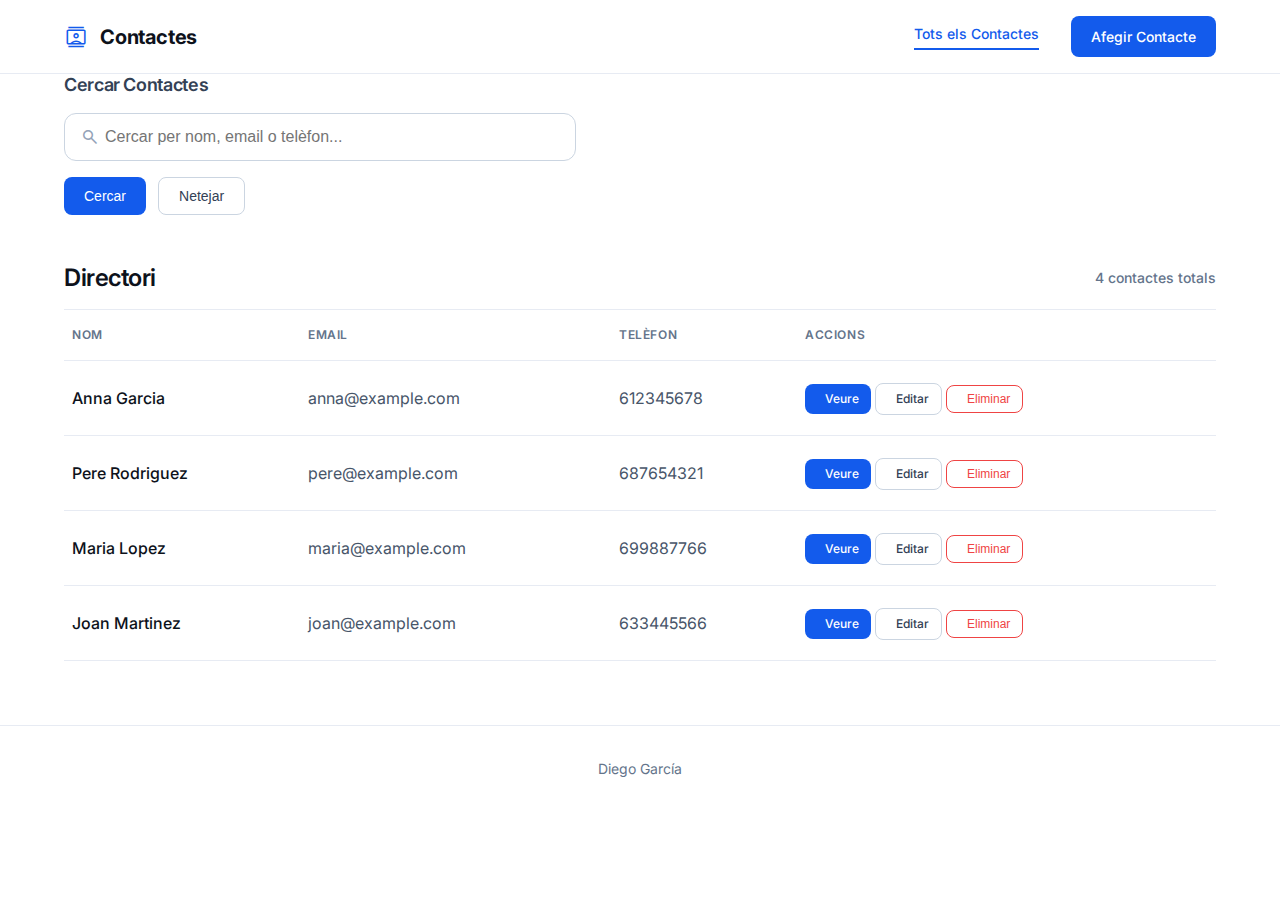
<file: index.html>
<!DOCTYPE html>
<html lang="ca">
<head>
    <meta charset="UTF-8">
    <meta name="viewport" content="width=device-width, initial-scale=1.0">
    <title>Contactes - Llibreta de Contactes</title>
    <!-- Google Fonts: Inter -->
    <link href="https://fonts.googleapis.com/css2?family=Inter:wght@300;400;500;600;700&display=swap" rel="stylesheet">
    <!-- Material Symbols -->
    <link href="https://fonts.googleapis.com/css2?family=Material+Symbols+Outlined:opsz,wght,FILL,GRAD@20..48,100..700,0..1,-50..200&display=swap" rel="stylesheet">
    <!-- CSS Global -->
    <link rel="stylesheet" href="styles.css">
</head>
<body>
    <!-- Header -->
    <header>
        <div class="container header-content">
            <a href="index.html" class="logo">
                <span class="material-symbols-outlined logo-icon">contacts</span>
                <span class="logo-text">Contactes</span>
            </a>
            <nav>
                <div class="nav-links">
                    <a href="index.html" class="nav-link active">Tots els Contactes</a>
                </div>
                <a href="afegir.html" class="btn btn-primary">
                    Afegir Contacte
                </a>
            </nav>
        </div>
    </header>

    <!-- Main Content -->
    <main class="container">
        <!-- Search Section -->
        <section class="search-section">
            <h2>Cercar Contactes</h2>
            <div class="search-box">
                <input type="text" id="searchInput" placeholder="Cercar per nom, email o telèfon...">
            </div>
            <div class="search-buttons">
                <button id="searchButton" class="btn btn-primary">
                    Cercar
                </button>
                <button id="clearSearch" class="btn btn-secondary">
                    Netejar
                </button>
            </div>
        </section>

        <!-- Contacts Section -->
        <section class="contacts-section">
            <div class="section-header">
                <h2>Directori</h2>
                <div class="contact-count">
                    <span id="contactCount">0</span> contactes totals
                </div>
            </div>
            
            <div class="table-container">
                <table id="contactsTable">
                    <thead>
                        <tr>
                            <th>Nom</th>
                            <th>Email</th>
                            <th>Telèfon</th>
                            <th>Accions</th>
                        </tr>
                    </thead>
                    <tbody id="contactsTableBody">
                        <!-- Les dades dels contactes es carregaran aquí via JavaScript -->
                    </tbody>
                </table>
            </div>
            
            <div class="no-contacts" id="noContactsMessage" style="display: none;">
                <span class="material-symbols-outlined">person_off</span>
                <p>No hi ha contactes a la llibreta.</p>
                <a href="afegir.html" class="btn btn-primary mt-4">Afegir primer contacte</a>
            </div>
        </section>
    </main>

    <!-- Footer -->
    <footer>
        <div class="container">
            <p>Diego García</p>
        </div>
    </footer>

    <!-- Delete Confirmation Modal -->
    <div id="deleteModal" class="modal">
        <div class="modal-content">
            <div class="modal-icon">
                <span class="material-symbols-outlined">warning</span>
            </div>
            <h3>Confirmar esborrat</h3>
            <p>Estàs segur que vols esborrar aquest contacte? Aquesta acció no es pot desfer.</p>
            <div class="modal-buttons">
                <button id="cancelDelete" class="btn btn-secondary">Cancel·lar</button>
                <button id="confirmDelete" class="btn btn-danger">Esborrar</button>
            </div>
        </div>
    </div>

    <script src="script.js"></script>
</body>
</html>
</file>
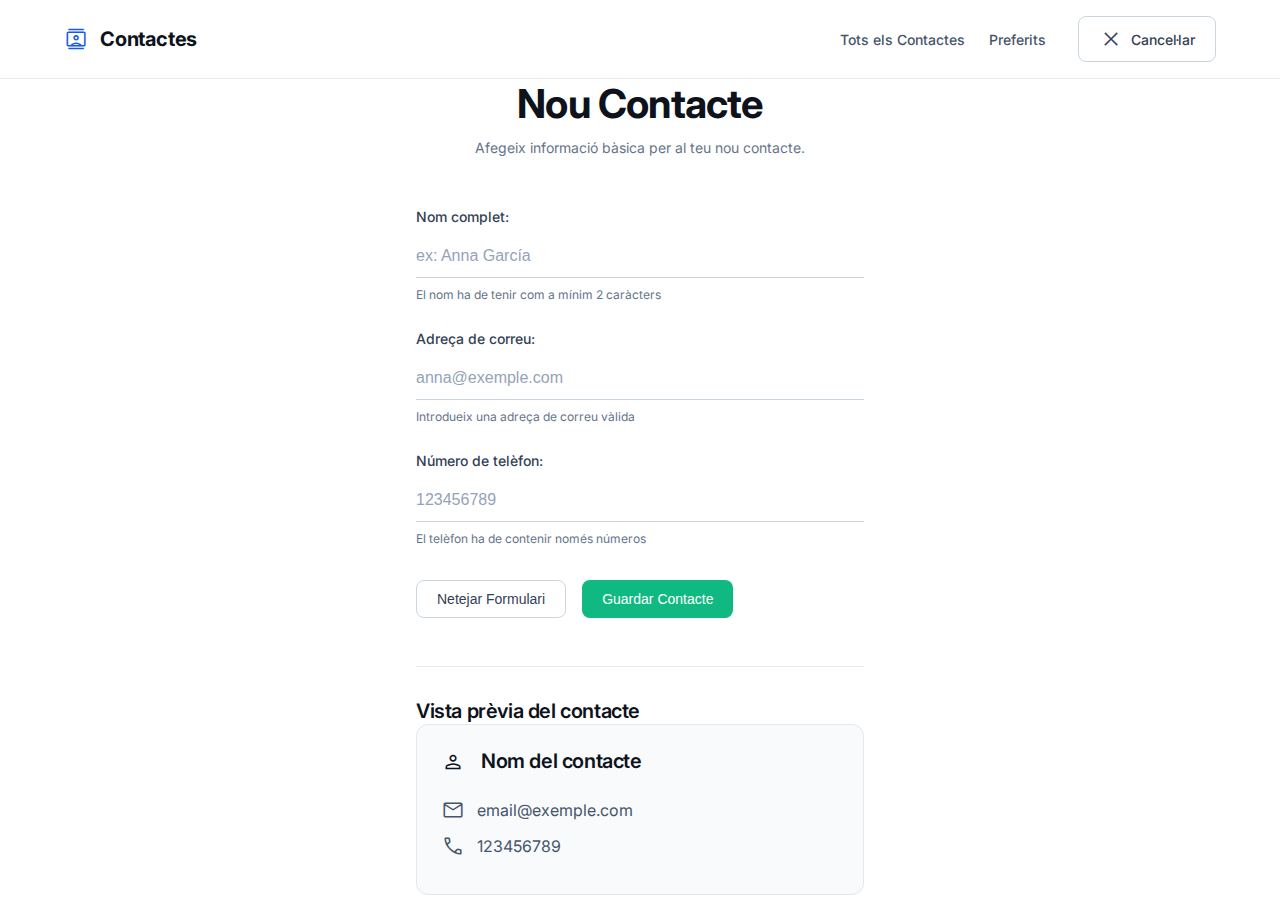
<file: afegir.html>
<!DOCTYPE html>
<html lang="ca">
<head>
    <meta charset="UTF-8">
    <meta name="viewport" content="width=device-width, initial-scale=1.0">
    <title>Afegir Contacte - Llibreta de Contactes</title>
    <!-- Google Fonts: Inter -->
    <link href="https://fonts.googleapis.com/css2?family=Inter:wght@300;400;500;600;700&display=swap" rel="stylesheet">
    <!-- Material Symbols -->
    <link href="https://fonts.googleapis.com/css2?family=Material+Symbols+Outlined:opsz,wght,FILL,GRAD@20..48,100..700,0..1,-50..200&display=swap" rel="stylesheet">
    <!-- CSS Global -->
    <link rel="stylesheet" href="styles.css">
</head>
<body>
    <!-- Header -->
    <header>
        <div class="container header-content">
            <a href="index.html" class="logo">
                <span class="material-symbols-outlined logo-icon">contacts</span>
                <span class="logo-text">Contactes</span>
            </a>
            <nav>
                <div class="nav-links">
                    <a href="index.html" class="nav-link">Tots els Contactes</a>
                    <a href="#" class="nav-link">Preferits</a>
                </div>
                <a href="index.html" class="btn btn-secondary">
                    <span class="material-symbols-outlined">close</span>
                    Cancel·lar
                </a>
            </nav>
        </div>
    </header>

    <!-- Main Content -->
    <main class="container">
        <section class="add-contact-section">
            <!-- Header -->
            <div class="add-header">
                <h1>Nou Contacte</h1>
                <p>Afegeix informació bàsica per al teu nou contacte.</p>
            </div>

            <!-- Form -->
            <div class="form-container">
                <form id="addContactForm">
                    <!-- Name Field -->
                    <div class="form-group">
                        <label for="name">Nom complet:</label>
                        <input type="text" id="name" class="minimal-input" placeholder="ex: Anna García" required>
                        <small class="form-help">El nom ha de tenir com a mínim 2 caràcters</small>
                    </div>
                    
                    <!-- Email Field -->
                    <div class="form-group">
                        <label for="email">Adreça de correu:</label>
                        <input type="email" id="email" class="minimal-input" placeholder="anna@exemple.com" required>
                        <small class="form-help">Introdueix una adreça de correu vàlida</small>
                    </div>
                    
                    <!-- Phone Field -->
                    <div class="form-group">
                        <label for="phone">Número de telèfon:</label>
                        <input type="tel" id="phone" class="minimal-input" placeholder="123456789" required>
                        <small class="form-help">El telèfon ha de contenir només números</small>
                    </div>
                    
                    <!-- Submit Buttons -->
                    <div class="form-buttons">
                        <button type="reset" class="btn btn-secondary">
                            Netejar Formulari
                        </button>
                        <button type="submit" class="btn btn-success">
                            Guardar Contacte
                        </button>
                    </div>
                </form>
                
                <!-- Preview -->
                <div class="form-preview">
                    <h3>Vista prèvia del contacte</h3>
                    <div class="preview-card">
                        <div class="preview-header">
                            <span class="material-symbols-outlined">person</span>
                            <h4 id="previewName">Nom del contacte</h4>
                        </div>
                        <div class="preview-info">
                            <p>
                                <span class="material-symbols-outlined">mail</span>
                                <span id="previewEmail">email@exemple.com</span>
                            </p>
                            <p>
                                <span class="material-symbols-outlined">call</span>
                                <span id="previewPhone">123456789</span>
                            </p>
                        </div>
                    </div>
                </div>
            </div>
        </section>
    </main>

    <!-- Success Modal -->
    <div id="successModal" class="modal">
        <div class="modal-content">
            <div class="modal-icon success">
                <span class="material-symbols-outlined">check_circle</span>
            </div>
            <h3>Contacte afegit correctament!</h3>
            <p id="successMessage">El contacte s'ha guardat a la teva llibreta.</p>
            <div class="modal-buttons">
                <button id="goToList" class="btn btn-primary">Veure tots els contactes</button>
                <button id="addAnother" class="btn btn-secondary">Afegir un altre contacte</button>
            </div>
        </div>
    </div>

    <script>
        // Script específico para afegir.html
        document.addEventListener('DOMContentLoaded', function() {
            const addContactForm = document.getElementById('addContactForm');
            const nameInput = document.getElementById('name');
            const emailInput = document.getElementById('email');
            const phoneInput = document.getElementById('phone');
            const previewName = document.getElementById('previewName');
            const previewEmail = document.getElementById('previewEmail');
            const previewPhone = document.getElementById('previewPhone');
            const successModal = document.getElementById('successModal');
            const successMessage = document.getElementById('successMessage');
            const goToList = document.getElementById('goToList');
            const addAnother = document.getElementById('addAnother');

            // Actualizar vista previa en tiempo real
            function actualitzarPreview() {
                previewName.textContent = nameInput.value || 'Nom del contacte';
                previewEmail.textContent = emailInput.value || 'email@exemple.com';
                previewPhone.textContent = phoneInput.value || '123456789';
            }

            nameInput.addEventListener('input', actualitzarPreview);
            emailInput.addEventListener('input', actualitzarPreview);
            phoneInput.addEventListener('input', actualitzarPreview);

            // Inicializar vista previa
            actualitzarPreview();

            // Manejar envío del formulario
            addContactForm.addEventListener('submit', function(e) {
                e.preventDefault();

                // Validar datos
                const nom = nameInput.value.trim();
                const email = emailInput.value.trim();
                const telefon = phoneInput.value.trim();

                if (nom.length < 2) {
                    alert('El nom ha de tenir com a mínim 2 caràcters');
                    nameInput.focus();
                    return;
                }

                if (!email.includes('@') || !email.includes('.')) {
                    alert('Si us plau, introdueix una adreça de correu vàlida');
                    emailInput.focus();
                    return;
                }

                if (!/^\d+$/.test(telefon)) {
                    alert('El telèfon només pot contenir números');
                    phoneInput.focus();
                    return;
                }

                // Cargar contactos existentes
                const dadesGuardades = localStorage.getItem('contactesLlibreta');
                const contactes = dadesGuardades ? JSON.parse(dadesGuardades) : [];

                // Generar nuevo ID
                const nouId = contactes.length > 0 
                    ? Math.max(...contactes.map(c => c.id)) + 1 
                    : 1;

                // Crear nuevo contacto
                const nouContacte = {
                    id: nouId,
                    nom,
                    email,
                    telefon
                };

                // Añadir contacto al array
                contactes.push(nouContacte);

                // Guardar en localStorage
                localStorage.setItem('contactesLlibreta', JSON.stringify(contactes));

                // Mostrar modal de confirmación
                successMessage.textContent = `${nom} s'ha afegit correctament a la teva llibreta de contactes.`;
                successModal.style.display = 'flex';

                // Configurar botones del modal
                goToList.addEventListener('click', function() {
                    successModal.style.display = 'none';
                    window.location.href = 'index.html';
                });

                addAnother.addEventListener('click', function() {
                    successModal.style.display = 'none';
                    addContactForm.reset();
                    actualitzarPreview();
                    nameInput.focus();
                });

                // Cerrar modal al hacer clic fuera
                window.addEventListener('click', function(e) {
                    if (e.target === successModal) {
                        successModal.style.display = 'none';
                    }
                });
            });

            // Botón Cancelar en el header
            document.querySelector('a[href="index.html"].btn-secondary').addEventListener('click', function(e) {
                if (!confirm('Segur que vols cancel·lar? Es perdrà tota la informació introduïda.')) {
                    e.preventDefault();
                }
            });
        });
    </script>
</body>
</html>
</file>
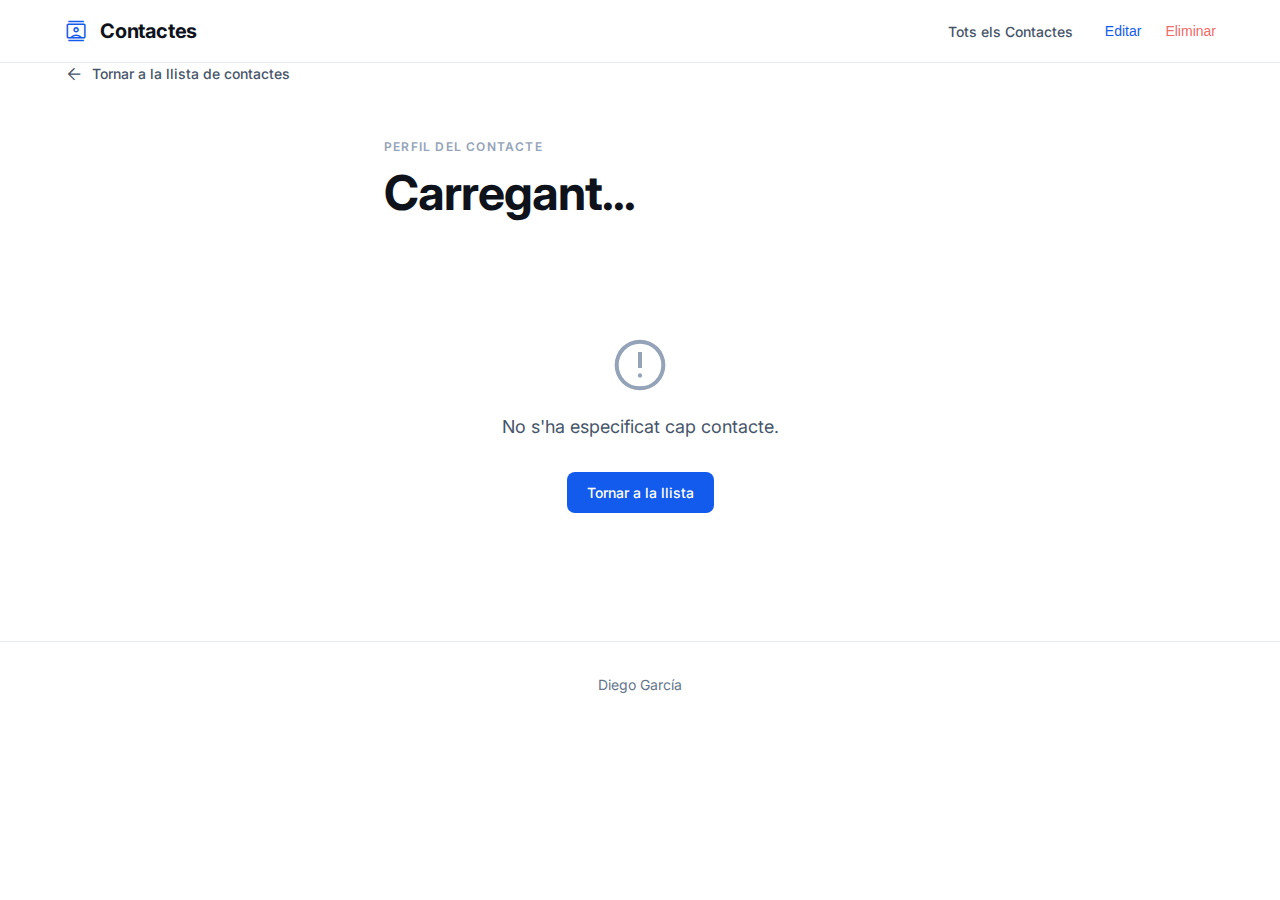
<file: detall.html>
<!DOCTYPE html>
<html lang="ca">
<head>
    <meta charset="UTF-8">
    <meta name="viewport" content="width=device-width, initial-scale=1.0">
    <title>Detall del Contacte - Llibreta de Contactes</title>
    <!-- Google Fonts: Inter -->
    <link href="https://fonts.googleapis.com/css2?family=Inter:wght@300;400;500;600;700&display=swap" rel="stylesheet">
    <!-- Material Symbols -->
    <link href="https://fonts.googleapis.com/css2?family=Material+Symbols+Outlined:opsz,wght,FILL,GRAD@20..48,100..700,0..1,-50..200&display=swap" rel="stylesheet">
    <!-- CSS Global -->
    <link rel="stylesheet" href="styles.css">
</head>
<body>
    <!-- Header -->
    <header>
        <div class="container header-content">
            <a href="index.html" class="logo">
                <span class="material-symbols-outlined logo-icon">contacts</span>
                <span class="logo-text">Contactes</span>
            </a>
            <nav>
                <div class="nav-links">
                    <a href="index.html" class="nav-link">Tots els Contactes</a>
                </div>
                <div class="header-actions">
                    <button id="editButton" class="header-btn edit-btn">Editar</button>
                    <button id="deleteButton" class="header-btn delete-btn">Eliminar</button>
                </div>
            </nav>
        </div>
    </header>

    <!-- Main Content -->
    <main class="container">
        <!-- Back Link -->
        <div class="back-link">
            <a href="index.html">
                <span class="material-symbols-outlined back-icon">arrow_back</span>
                Tornar a la llista de contactes
            </a>
        </div>

        <!-- Contact Detail -->
        <section class="contact-detail-section">
            <div class="detail-header">
                <span class="breadcrumb-label">Perfil del Contacte</span>
                <h1 id="detailTitle" class="contact-name">Carregant...</h1>
            </div>

            <!-- Information List -->
            <div class="info-list" id="contactInfo">
                <!-- Les dades del contacte es carregaran aquí via JavaScript -->
            </div>

            <!-- Edit Form (Hidden by default) -->
            <div class="edit-form-container" id="editFormContainer" style="display: none;">
                <h3>Editar Contacte</h3>
                <form id="editContactForm">
                    <div class="form-group">
                        <label for="editName">Nom:</label>
                        <input type="text" id="editName" class="minimal-input" required>
                    </div>
                    
                    <div class="form-group">
                        <label for="editEmail">Email:</label>
                        <input type="email" id="editEmail" class="minimal-input" required>
                    </div>
                    
                    <div class="form-group">
                        <label for="editPhone">Telèfon:</label>
                        <input type="tel" id="editPhone" class="minimal-input" required>
                    </div>
                    
                    <div class="form-buttons">
                        <button type="button" id="cancelEdit" class="btn btn-secondary">
                            Cancel·lar
                        </button>
                        <button type="submit" class="btn btn-success">
                            Guardar Canvis
                        </button>
                    </div>
                </form>
            </div>
        </section>
    </main>

    <!-- Footer -->
    <footer>
        <div class="container">
            <p>Diego García</p>
        </div>
    </footer>

    <!-- Delete Confirmation Modal -->
    <div id="deleteModal" class="modal">
        <div class="modal-content">
            <div class="modal-icon">
                <span class="material-symbols-outlined">warning</span>
            </div>
            <h3>Confirmar esborrat</h3>
            <p>Estàs segur que vols esborrar aquest contacte? Aquesta acció no es pot desfer.</p>
            <div class="modal-buttons">
                <button id="cancelDelete" class="btn btn-secondary">Cancel·lar</button>
                <button id="confirmDelete" class="btn btn-danger">Esborrar</button>
            </div>
        </div>
    </div>

    <script>
        // Script específico para detall.html
        let contacteActual = null;
        let isEditMode = false;

        // Obtener ID del contacto de la URL
        function obtenirIdContacte() {
            const urlParams = new URLSearchParams(window.location.search);
            return parseInt(urlParams.get('id'));
        }

        // Cargar datos del contacto
        async function carregarDetallContacte() {
            const contactId = obtenirIdContacte();
            
            if (!contactId) {
                mostrarError('No s\'ha especificat cap contacte.');
                return;
            }

            try {
                // Cargar datos del localStorage
                const dadesGuardades = localStorage.getItem('contactesLlibreta');
                if (!dadesGuardades) {
                    mostrarError('No s\'han trobat dades de contactes.');
                    return;
                }

                const contactes = JSON.parse(dadesGuardades);
                const contacte = contactes.find(c => c.id === contactId);

                if (!contacte) {
                    mostrarError('El contacte sol·licitat no existeix.');
                    return;
                }

                contacteActual = contacte;
                mostrarDetallContacte(contacte);
                configurarFormulariEdicio(contacte);

            } catch (error) {
                console.error('Error carregant el contacte:', error);
                mostrarError('Error carregant les dades del contacte.');
            }
        }

        // Mostrar detalles del contacto
        function mostrarDetallContacte(contacte) {
            // Actualizar título
            document.getElementById('detailTitle').textContent = contacte.nom;

            // Crear contenido de información
            const contactInfo = document.getElementById('contactInfo');
            contactInfo.innerHTML = `
                <div class="info-item">
                    <span class="info-label">Adreça de Correu</span>
                    <div class="info-content">
                        <p class="info-value">${contacte.email}</p>
                        <a href="mailto:${contacte.email}" class="material-symbols-outlined info-icon">mail</a>
                    </div>
                </div>
                <div class="info-item">
                    <span class="info-label">Número de Telèfon</span>
                    <div class="info-content">
                        <p class="info-value">${contacte.telefon}</p>
                        <a href="tel:${contacte.telefon}" class="material-symbols-outlined info-icon">call</a>
                    </div>
                </div>
                <div class="info-item">
                    <span class="info-label">ID del Contacte</span>
                    <div class="info-content">
                        <p class="info-value">${contacte.id}</p>
                        <span class="material-symbols-outlined info-icon">fingerprint</span>
                    </div>
                </div>
            `;
        }

        // Configurar formulario de edición
        function configurarFormulariEdicio(contacte) {
            const editButton = document.getElementById('editButton');
            const editFormContainer = document.getElementById('editFormContainer');
            const editContactForm = document.getElementById('editContactForm');
            const cancelEdit = document.getElementById('cancelEdit');
            const deleteButton = document.getElementById('deleteButton');

            // Configurar valores del formulario
            document.getElementById('editName').value = contacte.nom;
            document.getElementById('editEmail').value = contacte.email;
            document.getElementById('editPhone').value = contacte.telefon;

            // Mostrar/ocultar formulario de edición
            editButton.addEventListener('click', () => {
                isEditMode = true;
                editFormContainer.style.display = 'block';
                editButton.style.display = 'none';
            });

            cancelEdit.addEventListener('click', () => {
                isEditMode = false;
                editFormContainer.style.display = 'none';
                editButton.style.display = 'block';
            });

            // Manejar envío del formulario
            editContactForm.addEventListener('submit', (e) => {
                e.preventDefault();
                
                // Actualizar contacto
                const dadesGuardades = localStorage.getItem('contactesLlibreta');
                if (dadesGuardades) {
                    const contactes = JSON.parse(dadesGuardades);
                    const index = contactes.findIndex(c => c.id === contacte.id);
                    
                    if (index !== -1) {
                        contactes[index] = {
                            ...contactes[index],
                            nom: document.getElementById('editName').value,
                            email: document.getElementById('editEmail').value,
                            telefon: document.getElementById('editPhone').value
                        };
                        
                        // Guardar cambios
                        localStorage.setItem('contactesLlibreta', JSON.stringify(contactes));
                        
                        // Actualizar visualización
                        contacteActual = contactes[index];
                        mostrarDetallContacte(contactes[index]);
                        
                        // Ocultar formulario de edición
                        editFormContainer.style.display = 'none';
                        editButton.style.display = 'block';
                        isEditMode = false;
                        
                        // Mostrar confirmación
                        alert('Contacte actualitzat correctament!');
                    }
                }
            });

            // Configurar modal de eliminación
            deleteButton.addEventListener('click', () => {
                mostrarModalEliminar(contacte.id);
            });
        }

        // Mostrar error
        function mostrarError(missatge) {
            const contactInfo = document.getElementById('contactInfo');
            contactInfo.innerHTML = `
                <div style="text-align: center; padding: 4rem 0;">
                    <span class="material-symbols-outlined" style="font-size: 4rem; color: #94a3b8; margin-bottom: 1rem;">error</span>
                    <p style="color: #475569; font-size: 1.125rem; margin-bottom: 2rem;">${missatge}</p>
                    <a href="index.html" class="btn btn-primary">Tornar a la llista</a>
                </div>
            `;
        }

        // Modal de eliminación
        function mostrarModalEliminar(id) {
            const modal = document.getElementById('deleteModal');
            modal.style.display = 'flex';

            document.getElementById('cancelDelete').addEventListener('click', () => {
                modal.style.display = 'none';
            });

            document.getElementById('confirmDelete').addEventListener('click', () => {
                eliminarContacte(id);
            });

            // Cerrar modal al hacer clic fuera
            window.addEventListener('click', (e) => {
                if (e.target === modal) {
                    modal.style.display = 'none';
                }
            });
        }

        // Eliminar contacto
        function eliminarContacte(id) {
            const dadesGuardades = localStorage.getItem('contactesLlibreta');
            if (dadesGuardades) {
                const contactes = JSON.parse(dadesGuardades);
                const contacte = contactes.find(c => c.id === id);
                const nomContacte = contacte ? contacte.nom : 'el contacte';
                
                const index = contactes.findIndex(c => c.id === id);
                if (index !== -1) {
                    contactes.splice(index, 1);
                    localStorage.setItem('contactesLlibreta', JSON.stringify(contactes));
                    
                    // Ocultar modal
                    document.getElementById('deleteModal').style.display = 'none';
                    
                    // Mostrar confirmación y redirigir
                    alert(`${nomContacte} s'ha eliminat correctament.`);
                    window.location.href = 'index.html';
                }
            }
        }

        // Inicializar página cuando el DOM esté cargado
        document.addEventListener('DOMContentLoaded', carregarDetallContacte);
    </script>
</body>
</html>
</file>
<file: styles.css>
/* ============================================
   ESTILOS GLOBALES MINIMALISTAS
   ============================================ */

:root {
    --primary: #135bec;
    --background-light: #ffffff;
    --background-dark: #101622;
    --text-light: #0d121b;
    --text-dark: #ffffff;
    --border-light: #e7ebf3;
    --border-dark: #2d3748;
    --gray-100: #f8fafc;
    --gray-200: #e2e8f0;
    --gray-300: #cbd5e1;
    --gray-400: #94a3b8;
    --gray-500: #64748b;
    --gray-600: #475569;
    --gray-700: #334155;
    --gray-800: #1e293b;
    --red-500: #ef4444;
    --green-500: #10b981;
    --shadow-sm: 0 1px 2px 0 rgba(0, 0, 0, 0.05);
    --shadow: 0 4px 6px -1px rgba(0, 0, 0, 0.1);
}

* {
    margin: 0;
    padding: 0;
    box-sizing: border-box;
}

body {
    font-family: 'Inter', -apple-system, BlinkMacSystemFont, 'Segoe UI', sans-serif;
    background-color: var(--background-light);
    color: var(--text-light);
    -webkit-font-smoothing: antialiased;
    -moz-osx-font-smoothing: grayscale;
    min-height: 100vh;
    line-height: 1.5;
}

/* ============================================
   TIPOGRAFÍA
   ============================================ */

h1, h2, h3, h4, h5, h6 {
    font-weight: 600;
    line-height: 1.25;
    letter-spacing: -0.02em;
}

h1 {
    font-size: 2rem;
    font-weight: 700;
}

h2 {
    font-size: 1.5rem;
    font-weight: 600;
}

h3 {
    font-size: 1.25rem;
    font-weight: 600;
}

p {
    margin-bottom: 1rem;
}

small {
    font-size: 0.875rem;
    color: var(--gray-500);
}

/* ============================================
   LAYOUT Y CONTENEDORES
   ============================================ */

.container {
    width: 100%;
    max-width: 1200px;
    margin: 0 auto;
    padding: 0 1.5rem;
}

/* ============================================
   HEADER Y NAVEGACIÓN
   ============================================ */

header {
    border-bottom: 1px solid var(--border-light);
    background-color: white;
    padding: 1rem 0;
}

.header-content {
    display: flex;
    align-items: center;
    justify-content: space-between;
}

.logo {
    display: flex;
    align-items: center;
    gap: 0.75rem;
    text-decoration: none;
    color: var(--text-light);
}

.logo-icon {
    color: var(--primary);
    font-size: 1.5rem;
}

.logo-text {
    font-size: 1.25rem;
    font-weight: 700;
    letter-spacing: -0.01em;
}

nav {
    display: flex;
    align-items: center;
    gap: 2rem;
}

.nav-links {
    display: flex;
    gap: 1.5rem;
}

.nav-link {
    text-decoration: none;
    font-size: 0.875rem;
    font-weight: 500;
    color: var(--gray-600);
    transition: color 0.2s;
}

.nav-link:hover {
    color: var(--primary);
}

.nav-link.active {
    color: var(--primary);
    border-bottom: 2px solid var(--primary);
    padding-bottom: 0.25rem;
}

/* ============================================
   BOTONES
   ============================================ */

.btn {
    display: inline-flex;
    align-items: center;
    justify-content: center;
    gap: 0.5rem;
    padding: 0.625rem 1.25rem;
    font-size: 0.875rem;
    font-weight: 500;
    border-radius: 0.5rem;
    border: none;
    cursor: pointer;
    transition: all 0.2s;
    text-decoration: none;
    white-space: nowrap;
}

.btn-primary {
    background-color: var(--primary);
    color: white;
}

.btn-primary:hover {
    background-color: #0f4fd8;
}

.btn-secondary {
    background-color: transparent;
    border: 1px solid var(--gray-300);
    color: var(--gray-700);
}

.btn-secondary:hover {
    border-color: var(--gray-400);
    color: var(--gray-800);
}

.btn-danger {
    background-color: transparent;
    border: 1px solid var(--red-500);
    color: var(--red-500);
}

.btn-danger:hover {
    background-color: var(--red-500);
    color: white;
}

.btn-success {
    background-color: var(--green-500);
    color: white;
}

.btn-success:hover {
    background-color: #0da271;
}

.btn-small {
    padding: 0.375rem 0.75rem;
    font-size: 0.75rem;
}

/* ============================================
   FORMULARIOS
   ============================================ */

.form-group {
    margin-bottom: 1.5rem;
}

.form-group label {
    display: block;
    margin-bottom: 0.5rem;
    font-size: 0.875rem;
    font-weight: 500;
    color: var(--gray-700);
}

.minimal-input {
    width: 100%;
    padding: 0.75rem 0;
    font-size: 1rem;
    border: none;
    border-bottom: 1px solid var(--gray-300);
    background-color: transparent;
    color: var(--text-light);
    transition: border-color 0.2s;
}

.minimal-input:focus {
    outline: none;
    border-bottom-color: var(--primary);
}

.minimal-input::placeholder {
    color: var(--gray-400);
}

.form-help {
    display: block;
    margin-top: 0.5rem;
    font-size: 0.75rem;
    color: var(--gray-500);
}

.form-checkbox {
    display: flex;
    align-items: center;
    gap: 0.5rem;
}

.form-checkbox input {
    width: auto;
}

.form-checkbox label {
    margin-bottom: 0;
    font-size: 0.875rem;
}

.form-buttons {
    display: flex;
    gap: 1rem;
    margin-top: 2rem;
}

/* ============================================
   TABLAS
   ============================================ */

.table-container {
    overflow-x: auto;
    border-top: 1px solid var(--border-light);
}

table {
    width: 100%;
    border-collapse: collapse;
}

thead th {
    padding: 1rem 0.5rem;
    font-size: 0.75rem;
    font-weight: 600;
    text-transform: uppercase;
    letter-spacing: 0.05em;
    color: var(--gray-500);
    text-align: left;
    border-bottom: 1px solid var(--border-light);
}

tbody tr {
    transition: background-color 0.2s;
    cursor: pointer;
}

tbody tr:hover {
    background-color: var(--gray-100);
}

tbody td {
    padding: 1.25rem 0.5rem;
    border-bottom: 1px solid var(--border-light);
}

tbody td:first-child {
    font-weight: 500;
    color: var(--text-light);
}

tbody td:not(:first-child) {
    color: var(--gray-600);
}

/* ============================================
   SECCIONES ESPECÍFICAS
   ============================================ */

.search-section {
    margin-bottom: 3rem;
}

.search-section h2 {
    margin-bottom: 1rem;
    font-size: 1.125rem;
    font-weight: 600;
    color: var(--gray-700);
}

.search-box {
    position: relative;
    max-width: 32rem;
}

.search-box input {
    width: 100%;
    padding: 0.875rem 1rem 0.875rem 2.5rem;
    font-size: 1rem;
    border: 1px solid var(--gray-300);
    border-radius: 0.75rem;
    background-color: white;
    color: var(--text-light);
    transition: all 0.2s;
}

.search-box input:focus {
    outline: none;
    border-color: var(--primary);
    box-shadow: 0 0 0 3px rgba(19, 91, 236, 0.1);
}

.search-box::before {
    content: "search";
    font-family: 'Material Symbols Outlined';
    position: absolute;
    left: 1rem;
    top: 50%;
    transform: translateY(-50%);
    color: var(--gray-400);
    font-size: 1.25rem;
    pointer-events: none;
}

.search-buttons {
    display: flex;
    gap: 0.75rem;
    margin-top: 1rem;
}

.contacts-section {
    margin-top: 2rem;
}

.section-header {
    display: flex;
    justify-content: space-between;
    align-items: center;
    margin-bottom: 1rem;
}

.contact-count {
    font-size: 0.875rem;
    color: var(--gray-500);
    font-weight: 500;
}

.no-contacts {
    text-align: center;
    padding: 4rem 2rem;
    color: var(--gray-500);
}

.no-contacts i {
    font-size: 3rem;
    margin-bottom: 1rem;
    opacity: 0.5;
}

.no-contacts p {
    font-size: 1.125rem;
    margin-bottom: 1.5rem;
    color: var(--gray-600);
}

/* ============================================
   PÁGINA DE DETALLE
   ============================================ */

.back-link {
    margin-bottom: 3rem;
}

.back-link a {
    display: inline-flex;
    align-items: center;
    gap: 0.5rem;
    text-decoration: none;
    color: var(--gray-600);
    font-size: 0.875rem;
    font-weight: 500;
    transition: color 0.2s;
}

.back-link a:hover {
    color: var(--primary);
}

.back-icon {
    font-size: 1.25rem;
}

.contact-detail-section {
    max-width: 32rem;
    margin: 0 auto;
}

.detail-header {
    margin-bottom: 3rem;
}

.breadcrumb-label {
    display: block;
    font-size: 0.75rem;
    font-weight: 600;
    text-transform: uppercase;
    letter-spacing: 0.1em;
    color: var(--gray-400);
    margin-bottom: 0.5rem;
}

.contact-name {
    font-size: 3rem;
    font-weight: 700;
    line-height: 1.2;
    letter-spacing: -0.02em;
    color: var(--text-light);
}

.info-list {
    display: flex;
    flex-direction: column;
    gap: 2rem;
}

.info-item {
    border-top: 1px solid var(--border-light);
    padding-top: 1.5rem;
}

.info-label {
    display: block;
    font-size: 0.75rem;
    font-weight: 600;
    text-transform: uppercase;
    letter-spacing: 0.1em;
    color: var(--gray-400);
    margin-bottom: 0.75rem;
}

.info-content {
    display: flex;
    align-items: center;
    justify-content: space-between;
}

.info-value {
    font-size: 1.25rem;
    font-weight: 300;
    color: var(--gray-700);
    line-height: 1.4;
}

.info-icon {
    color: var(--gray-400);
    cursor: pointer;
    transition: color 0.2s;
    font-size: 1.5rem;
}

.info-icon:hover {
    color: var(--primary);
}

.header-actions {
    display: flex;
    align-items: center;
    gap: 1.5rem;
}

.header-btn {
    font-size: 0.875rem;
    font-weight: 500;
    background: none;
    border: none;
    cursor: pointer;
    transition: opacity 0.2s;
    padding: 0;
}

.edit-btn {
    color: var(--primary);
}

.delete-btn {
    color: var(--red-500);
    opacity: 0.8;
}

.delete-btn:hover {
    opacity: 1;
}

/* ============================================
   PÁGINA AÑADIR CONTACTO
   ============================================ */

.add-contact-section {
    max-width: 28rem;
    margin: 0 auto;
}

.add-header {
    text-align: center;
    margin-bottom: 3rem;
}

.add-header h1 {
    font-size: 2.5rem;
    font-weight: 700;
    margin-bottom: 0.5rem;
    color: var(--text-light);
}

.add-header p {
    color: var(--gray-500);
    font-size: 0.875rem;
}

.form-container {
    width: 100%;
}

.form-preview {
    margin-top: 3rem;
    padding-top: 2rem;
    border-top: 1px solid var(--border-light);
}

.preview-card {
    background-color: var(--gray-100);
    padding: 1.5rem;
    border-radius: 0.75rem;
    border: 1px solid var(--gray-200);
}

.preview-header {
    display: flex;
    align-items: center;
    gap: 1rem;
    margin-bottom: 1.5rem;
}

.preview-header i {
    font-size: 2rem;
    color: var(--primary);
}

.preview-header h4 {
    font-size: 1.25rem;
    font-weight: 600;
    color: var(--text-light);
}

.preview-info p {
    display: flex;
    align-items: center;
    gap: 0.75rem;
    margin-bottom: 0.75rem;
    color: var(--gray-600);
}

.preview-info i {
    color: var(--gray-500);
    font-size: 1.125rem;
}

/* ============================================
   MODALES
   ============================================ */

.modal {
    display: none;
    position: fixed;
    top: 0;
    left: 0;
    width: 100%;
    height: 100%;
    background-color: rgba(0, 0, 0, 0.5);
    align-items: center;
    justify-content: center;
    z-index: 1000;
}

.modal-content {
    background-color: white;
    padding: 2rem;
    border-radius: 0.75rem;
    max-width: 28rem;
    width: 90%;
    box-shadow: 0 20px 25px -5px rgba(0, 0, 0, 0.1);
}

.modal-icon {
    text-align: center;
    font-size: 3rem;
    margin-bottom: 1rem;
}

.modal-icon.success {
    color: var(--green-500);
}

.modal h3 {
    font-size: 1.25rem;
    font-weight: 600;
    margin-bottom: 1rem;
    color: var(--text-light);
}

.modal p {
    color: var(--gray-600);
    margin-bottom: 2rem;
    line-height: 1.5;
}

.modal-buttons {
    display: flex;
    gap: 1rem;
}

/* ============================================
   FOOTER
   ============================================ */

footer {
    border-top: 1px solid var(--border-light);
    padding: 2rem 0;
    margin-top: 4rem;
}

footer p {
    text-align: center;
    color: var(--gray-500);
    font-size: 0.875rem;
}

/* ============================================
   UTILIDADES
   ============================================ */

.material-symbols-outlined {
    font-variation-settings: 'FILL' 0, 'wght' 300, 'GRAD' 0, 'opsz' 24;
}

.text-center {
    text-align: center;
}

.mt-1 { margin-top: 0.25rem; }
.mt-2 { margin-top: 0.5rem; }
.mt-3 { margin-top: 0.75rem; }
.mt-4 { margin-top: 1rem; }
.mt-6 { margin-top: 1.5rem; }
.mt-8 { margin-top: 2rem; }
.mt-12 { margin-top: 3rem; }

.mb-1 { margin-bottom: 0.25rem; }
.mb-2 { margin-bottom: 0.5rem; }
.mb-3 { margin-bottom: 0.75rem; }
.mb-4 { margin-bottom: 1rem; }
.mb-6 { margin-bottom: 1.5rem; }
.mb-8 { margin-bottom: 2rem; }

.flex { display: flex; }
.items-center { align-items: center; }
.justify-between { justify-content: space-between; }
.gap-2 { gap: 0.5rem; }
.gap-3 { gap: 0.75rem; }
.gap-4 { gap: 1rem; }
.gap-6 { gap: 1.5rem; }

/* ============================================
   RESPONSIVIDAD
   ============================================ */

@media (max-width: 768px) {
    .container {
        padding: 0 1rem;
    }
    
    .header-content {
        flex-direction: column;
        gap: 1rem;
        align-items: flex-start;
    }
    
    nav {
        width: 100%;
        justify-content: space-between;
    }
    
    .nav-links {
        gap: 1rem;
    }
    
    .contact-name {
        font-size: 2.5rem;
    }
    
    .section-header {
        flex-direction: column;
        align-items: flex-start;
        gap: 1rem;
    }
    
    .form-buttons {
        flex-direction: column;
    }
    
    .modal-buttons {
        flex-direction: column;
    }
}

@media (max-width: 640px) {
    .contact-name {
        font-size: 2rem;
    }
    
    .info-value {
        font-size: 1.125rem;
    }
    
    .add-header h1 {
        font-size: 2rem;
    }
}
</file>
